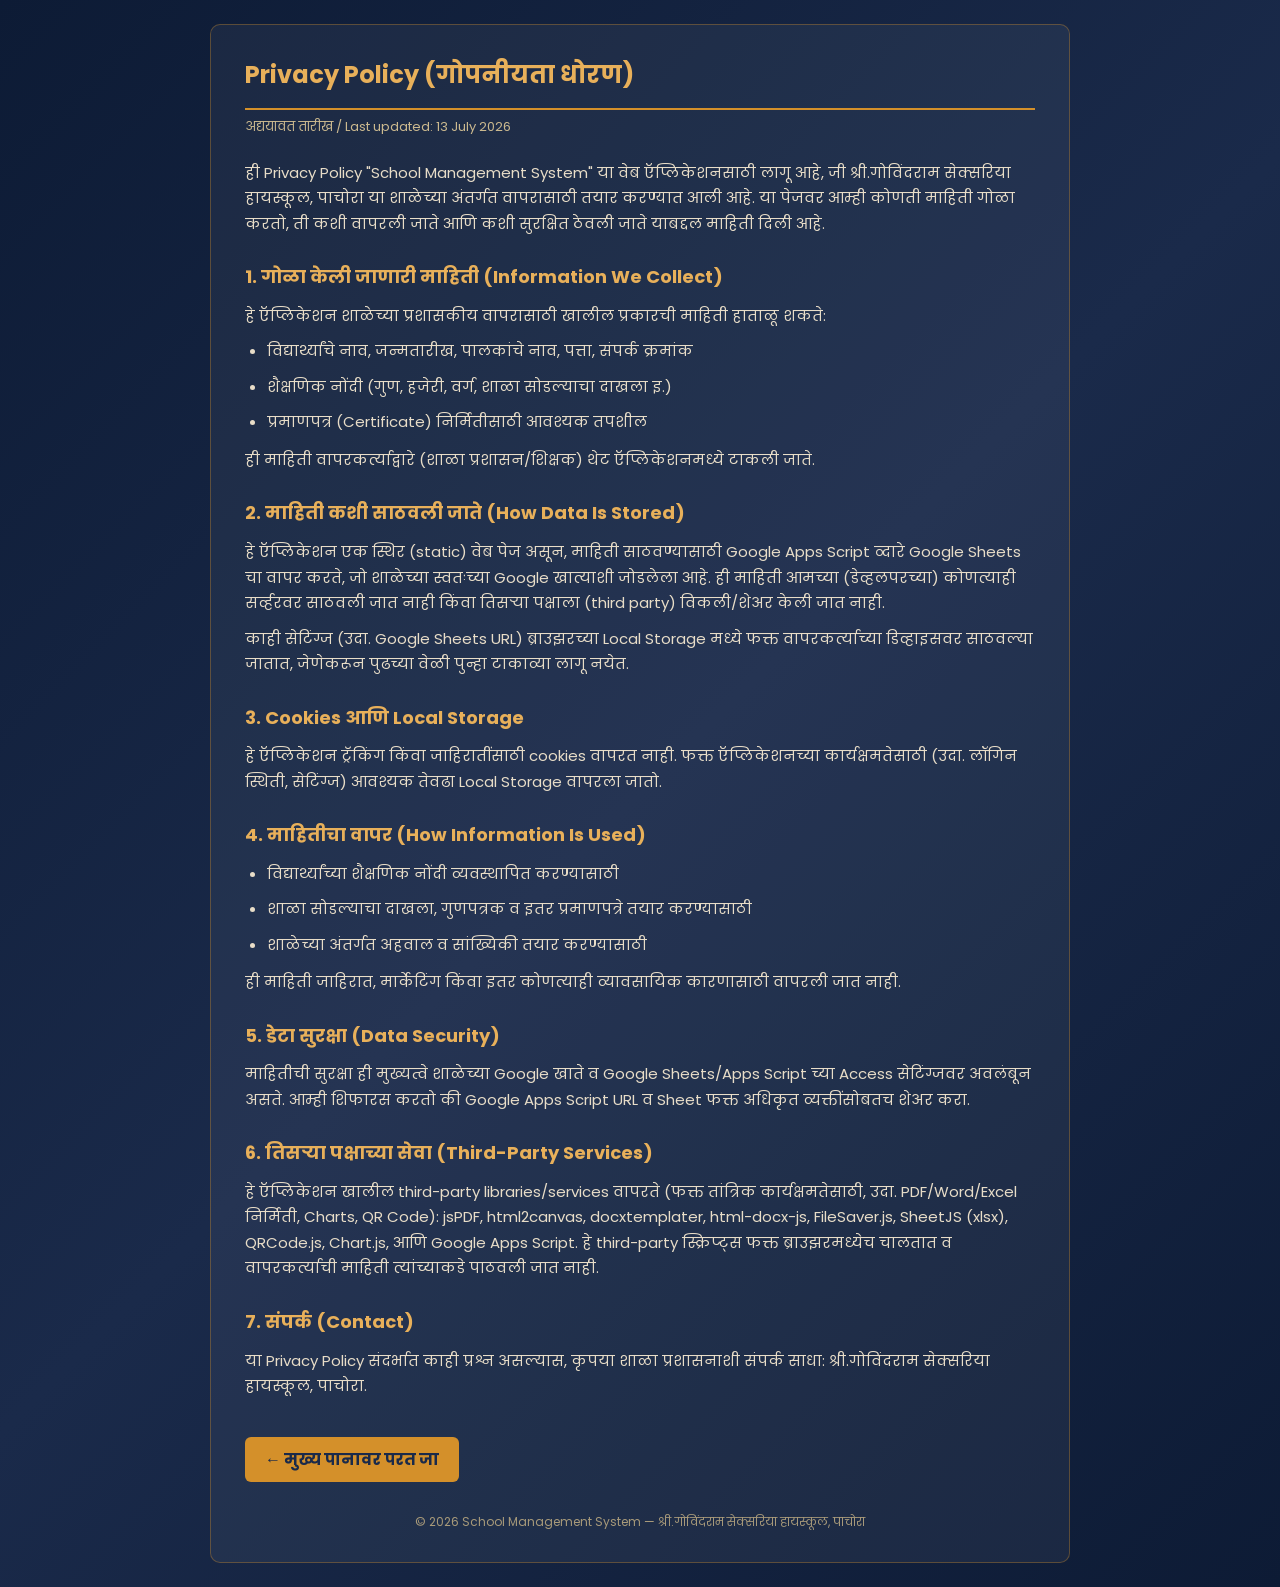
<file: privacy-policy.html>
<!DOCTYPE html>
<html lang="mr">
<head>
<meta charset="UTF-8">
<meta name="viewport" content="width=device-width, initial-scale=1.0">
<title>Privacy Policy - श्री.गोविंदराम सेक्सरिया हायस्कूल, पाचोरा</title>
<link href="https://fonts.googleapis.com/css2?family=Noto+Sans+Devanagari:wght@400;600;700&family=Poppins:wght@400;500;600;700&display=swap" rel="stylesheet">
<style>
:root{
  --navy:#1a2a4a; --navy2:#223262;
  --gold:#d4902a; --gold2:#e8b05a;
  --txt:#f0e8d8;
}
*{box-sizing:border-box;margin:0;padding:0}
body{
  font-family:'Poppins','Noto Sans Devanagari',sans-serif;
  background:linear-gradient(135deg,#0d1b35,#1a2a4a,#0d1b35);
  color:var(--txt);
  min-height:100vh;
  padding:24px;
  line-height:1.7;
}
.wrap{
  max-width:860px;
  margin:0 auto;
  background:rgba(255,255,255,0.05);
  border:1px solid rgba(212,144,42,0.35);
  border-radius:10px;
  padding:30px 34px;
}
h1{
  color:var(--gold2);
  font-size:24px;
  margin-bottom:6px;
  border-bottom:2px solid var(--gold);
  padding-bottom:12px;
}
.updated{
  font-size:13px;
  color:#cbb98f;
  margin-bottom:22px;
}
h2{
  color:var(--gold2);
  font-size:18px;
  margin-top:26px;
  margin-bottom:10px;
}
p, li{
  font-size:15px;
  color:#e8ddc8;
  margin-bottom:10px;
}
ul{
  margin-left:22px;
  margin-bottom:12px;
}
a{
  color:var(--gold2);
}
.back{
  display:inline-block;
  margin-top:28px;
  background:var(--gold);
  color:#1a2a4a;
  font-weight:700;
  text-decoration:none;
  padding:9px 20px;
  border-radius:6px;
}
.back:hover{
  background:var(--gold2);
}
footer{
  text-align:center;
  font-size:12px;
  color:#a89a7a;
  margin-top:30px;
}
</style>
</head>
<body>
<div class="wrap">
  <h1>Privacy Policy (गोपनीयता धोरण)</h1>
  <div class="updated">अद्ययावत तारीख / Last updated: 13 July 2026</div>

  <p>
    ही Privacy Policy "School Management System" या वेब ऍप्लिकेशनसाठी लागू आहे, जी
    श्री.गोविंदराम सेक्सरिया हायस्कूल, पाचोरा या शाळेच्या अंतर्गत वापरासाठी तयार करण्यात आली आहे.
    या पेजवर आम्ही कोणती माहिती गोळा करतो, ती कशी वापरली जाते आणि कशी सुरक्षित ठेवली जाते
    याबद्दल माहिती दिली आहे.
  </p>

  <h2>1. गोळा केली जाणारी माहिती (Information We Collect)</h2>
  <p>हे ऍप्लिकेशन शाळेच्या प्रशासकीय वापरासाठी खालील प्रकारची माहिती हाताळू शकते:</p>
  <ul>
    <li>विद्यार्थ्यांचे नाव, जन्मतारीख, पालकांचे नाव, पत्ता, संपर्क क्रमांक</li>
    <li>शैक्षणिक नोंदी (गुण, हजेरी, वर्ग, शाळा सोडल्याचा दाखला इ.)</li>
    <li>प्रमाणपत्र (Certificate) निर्मितीसाठी आवश्यक तपशील</li>
  </ul>
  <p>
    ही माहिती वापरकर्त्याद्वारे (शाळा प्रशासन/शिक्षक) थेट ऍप्लिकेशनमध्ये टाकली जाते.
  </p>

  <h2>2. माहिती कशी साठवली जाते (How Data Is Stored)</h2>
  <p>
    हे ऍप्लिकेशन एक स्थिर (static) वेब पेज असून, माहिती साठवण्यासाठी Google Apps Script
    व्दारे Google Sheets चा वापर करते, जो शाळेच्या स्वतःच्या Google खात्याशी जोडलेला आहे.
    ही माहिती आमच्या (डेव्हलपरच्या) कोणत्याही सर्व्हरवर साठवली जात नाही किंवा तिसऱ्या पक्षाला
    (third party) विकली/शेअर केली जात नाही.
  </p>
  <p>
    काही सेटिंग्ज (उदा. Google Sheets URL) ब्राउझरच्या Local Storage मध्ये फक्त वापरकर्त्याच्या
    डिव्हाइसवर साठवल्या जातात, जेणेकरून पुढच्या वेळी पुन्हा टाकाव्या लागू नयेत.
  </p>

  <h2>3. Cookies आणि Local Storage</h2>
  <p>
    हे ऍप्लिकेशन ट्रॅकिंग किंवा जाहिरातींसाठी cookies वापरत नाही. फक्त ऍप्लिकेशनच्या
    कार्यक्षमतेसाठी (उदा. लॉगिन स्थिती, सेटिंग्ज) आवश्यक तेवढा Local Storage वापरला जातो.
  </p>

  <h2>4. माहितीचा वापर (How Information Is Used)</h2>
  <ul>
    <li>विद्यार्थ्यांच्या शैक्षणिक नोंदी व्यवस्थापित करण्यासाठी</li>
    <li>शाळा सोडल्याचा दाखला, गुणपत्रक व इतर प्रमाणपत्रे तयार करण्यासाठी</li>
    <li>शाळेच्या अंतर्गत अहवाल व सांख्यिकी तयार करण्यासाठी</li>
  </ul>
  <p>ही माहिती जाहिरात, मार्केटिंग किंवा इतर कोणत्याही व्यावसायिक कारणासाठी वापरली जात नाही.</p>

  <h2>5. डेटा सुरक्षा (Data Security)</h2>
  <p>
    माहितीची सुरक्षा ही मुख्यत्वे शाळेच्या Google खाते व Google Sheets/Apps Script च्या
    Access सेटिंग्जवर अवलंबून असते. आम्ही शिफारस करतो की Google Apps Script URL व
    Sheet फक्त अधिकृत व्यक्तींसोबतच शेअर करा.
  </p>

  <h2>6. तिसऱ्या पक्षाच्या सेवा (Third-Party Services)</h2>
  <p>
    हे ऍप्लिकेशन खालील third-party libraries/services वापरते (फक्त तांत्रिक कार्यक्षमतेसाठी,
    उदा. PDF/Word/Excel निर्मिती, Charts, QR Code): jsPDF, html2canvas, docxtemplater,
    html-docx-js, FileSaver.js, SheetJS (xlsx), QRCode.js, Chart.js, आणि Google Apps Script.
    हे third-party स्क्रिप्ट्स फक्त ब्राउझरमध्येच चालतात व वापरकर्त्याची माहिती त्यांच्याकडे
    पाठवली जात नाही.
  </p>

  <h2>7. संपर्क (Contact)</h2>
  <p>
    या Privacy Policy संदर्भात काही प्रश्न असल्यास, कृपया शाळा प्रशासनाशी संपर्क साधा:
    श्री.गोविंदराम सेक्सरिया हायस्कूल, पाचोरा.
  </p>

  <a class="back" href="index.html">&larr; मुख्य पानावर परत जा</a>
  <footer>© 2026 School Management System — श्री.गोविंदराम सेक्सरिया हायस्कूल, पाचोरा</footer>
</div>
</body>
</html>
</file>
